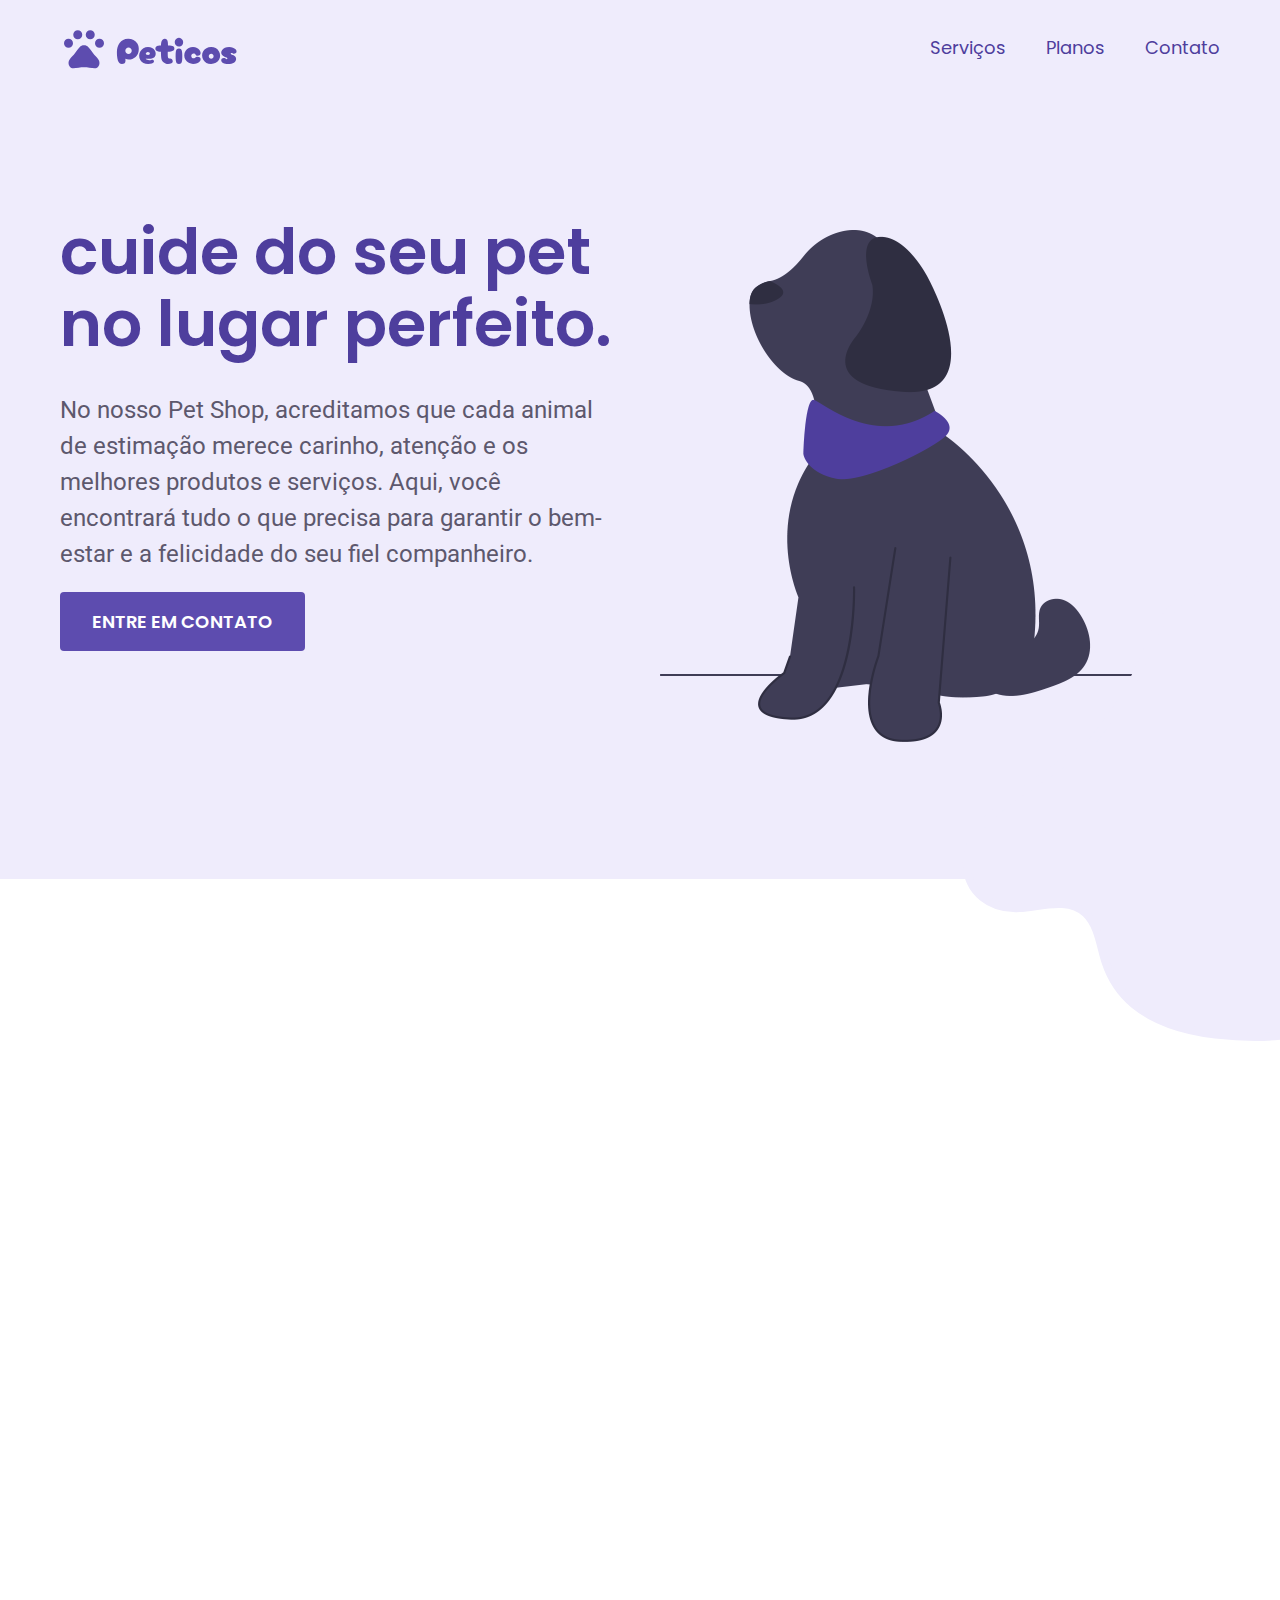
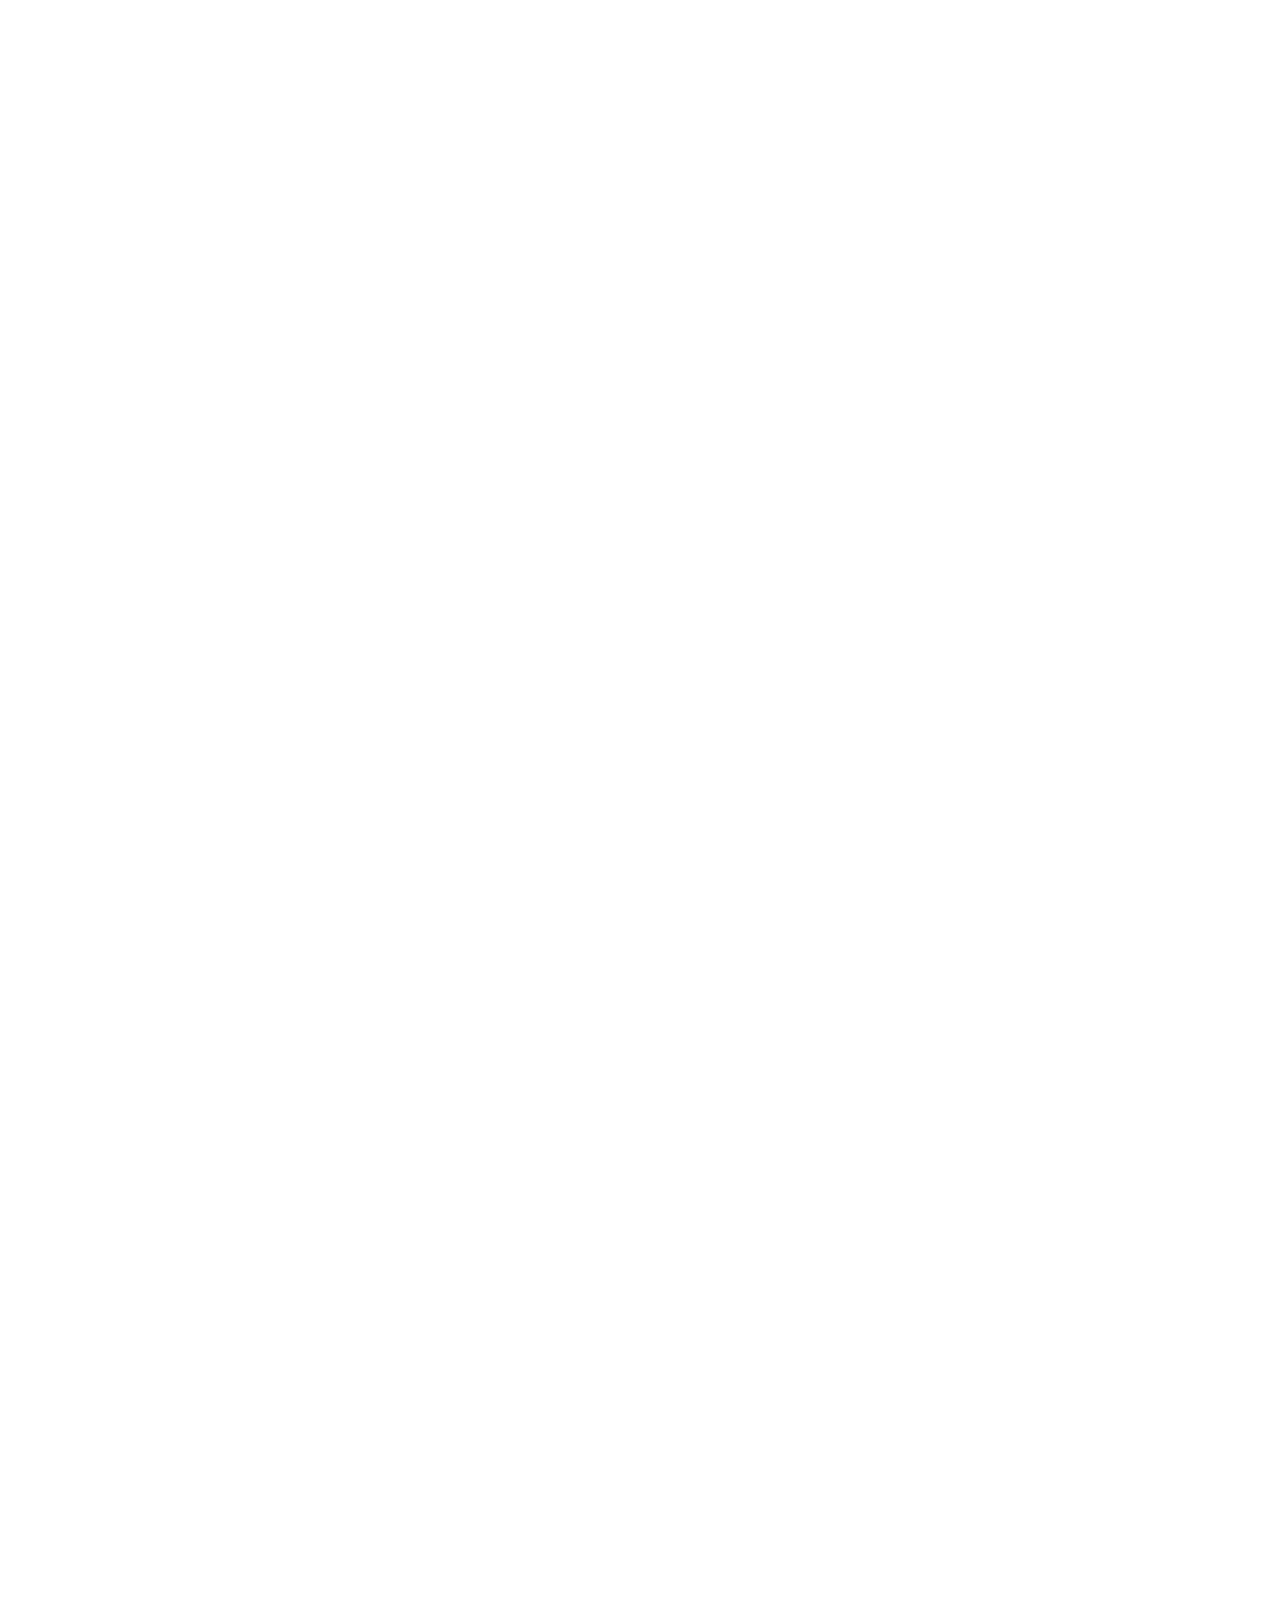
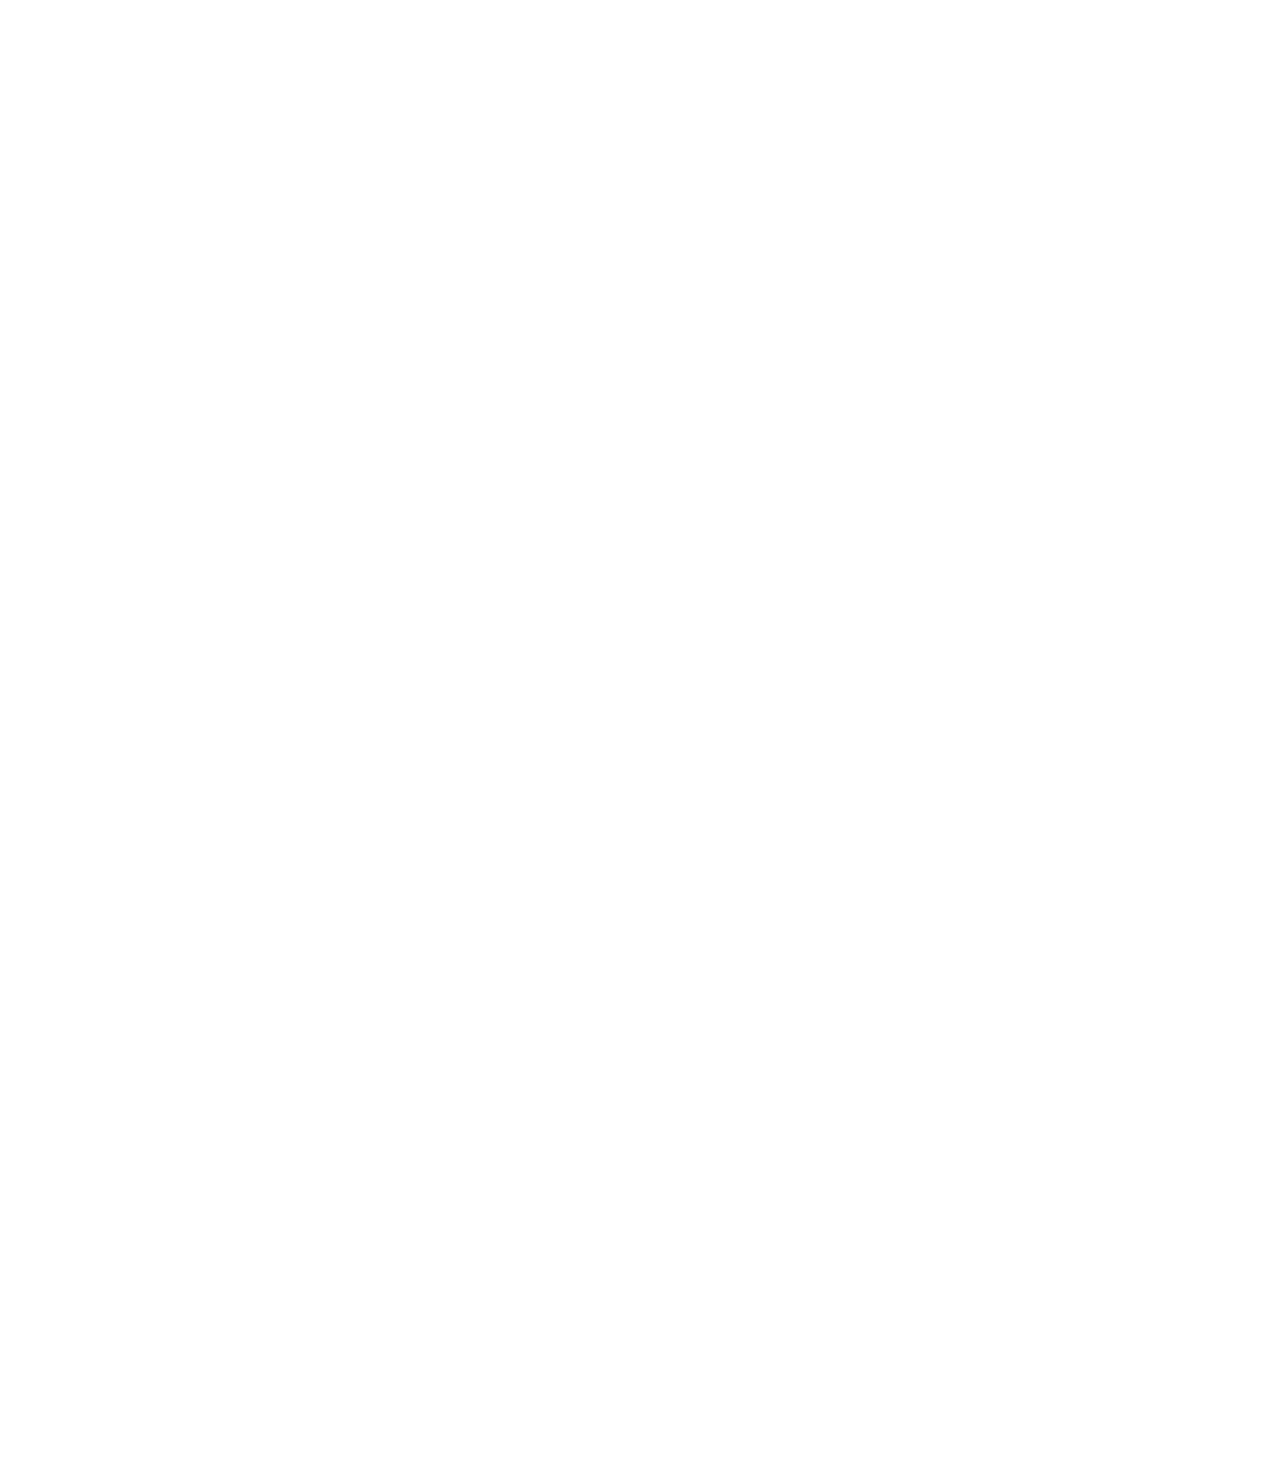
<file: index.html>
<!DOCTYPE html>
<html lang="pt-br">

<head>
  <meta charset="UTF-8">
  <meta name="viewport" content="width=device-width, initial-scale=1.0">
  <title>Peticos | Pet Shop</title>
  <meta name="description" content="Seu pet merece o melhor, e nós fazemos isso acontecer com amor e dedicação.">
  <link rel="stylesheet" href="./css/style.css">
  <link rel="preconnect" href="https://fonts.googleapis.com">
  <link rel="preconnect" href="https://fonts.gstatic.com" crossorigin>
  <link href="https://fonts.googleapis.com/css2?family=Merriweather:ital,wght@1,900&family=Poppins:wght@400;600&family=Roboto:wght@400;500&display=swap" rel="stylesheet">
  <link rel="icon" href="./img/favicon.svg">
</head>

<body id="home">
  <!-- Header -->
  <header>
    <div class="header-bg">
      <div class="header container">
        <a href="./">
          <img src="./img/peticos.svg" alt="Peticos">
        </a>
        <!-- Menu -->
        <nav aria-label="primaria">
          <ul class="header-menu font-1-m color-s1">
            <li><a href="./services.html">Serviços</a></li>
            <li><a href="./planos.html">Planos</a></li>
            <li><a href="./contact.html">Contato</a></li>
          </ul>
        </nav>
      </div>
    </div>
  </header>

  <!-- Intro -->
  <main class="intro-bg js-scroll">
    <div class="intro container">
      <div class="intro-content">
        <h1 class="font-1-xxl color-s1">cuide do seu pet no lugar perfeito.</h1>
        <p class="font-2-l color-11">No nosso Pet Shop, acreditamos que cada animal de estimação merece carinho, atenção e os melhores produtos e serviços. Aqui, você encontrará tudo o que precisa para garantir o bem-estar e a felicidade do seu fiel companheiro.</p>
        <a class="btn" href="contact.html">Entre em Contato</a>
      </div>
      <div>
        <img src="./img/illustrations/dog-home2.png" alt="Ilustração de uma cachorro">
      </div>
    </div>
  </main>

  <!-- Services -->
  <article class="services container js-scroll">
    <h1 class="font-1-xxl color-s1">nossos serviços.</h1>
    <ul class="services-item">
      <li>
        <a href="services.html">
          <img src="./img/icons/banho-e-tosa.svg" alt="">
          <h2 class="font-2-l color-s3">Banho e Tosa</h2>
          <p class="font-1-s color-11">Seu pet limpo, cheiroso e com o pelo bem cuidado.</p>
        </a>
      </li>
      <li>
        <a href="./">
          <img src="./img/icons/hospital.svg" alt="">
          <h2 class="font-2-l color-s3">Consulta Veterinária</h2>
          <p class="font-1-s color-11">Rápido atendimento e diagnostico de alta qualidade.</p>
        </a>
      </li>
      <li>
        <a href="./">
          <img src="./img/icons/adestramento.svg" alt="">
          <h2 class="font-2-l color-s3">Adestramento</h2>
          <p class="font-1-s color-11">Te ajudamos a ter um bom relacionamento com seu pet.</p>
        </a>
      </li>
      <li>
        <a href="./">
          <img src="./img/icons/hotel.svg" alt="">
          <h2 class="font-2-l color-s3">Hospedagem</h2>
          <p class="font-1-s color-11">Quando você precisar viajar, deixe seu pet conosco!</p>
        </a>
      </li>
      <li>
        <a href="./">
          <img src="./img/icons/bone.svg" alt="">
          <h2 class="font-2-l color-s3">Acessórios</h2>
          <p class="font-1-s color-11">Coleiras, guias, camas, tigelas e muito mais você encontra aqui. </p>
        </a>
      </li>
      <li>
        <a href="./">
          <img src="./img/icons/food.svg" alt="">
          <h2 class="font-2-l color-s3">Banho e Tosa</h2>
          <p class="font-1-s color-11">Oferecemos alimentos nutritivos e de alta qualidade.</p>
      </li>
      </a>
    </ul>
  </article>

  <!-- Pet shop -->
  <section aria-label="Unidade Pet Shop" class="pet js-scroll">
    <h1 class="font-1-xxl color-s1 container">visite nosso espaço</h1>
    <div class="pet-bg">
      <div class="pet-content container">
        <div>
          <img src="./img/photos/pet.jpg" alt="Pet Shop">
        </div>
        <div class="pet-info">
          <p class="font-2-l">Nosso Pet Shop é um <strong>ambiente acolhedor</strong> e confortável, projetado para atender todas as necessidades do seu animal de estimação. Com uma ampla <strong>variedade de produtos e serviços</strong>, proporcionamos uma <strong>experiência completa para você e seu pet</strong>. </p>
        </div>
      </div>
    </div>
  </section>

  <!-- Depoiment -->
  <section class="depoiment js-scroll" aria-label="Depoimento">
    <div class="depoiment-content container">
      <blockquote class="font-1-xl color-s3">
        <p>Sempre que levo meus cães ao Peticos, somos recebidos com carinho e atenção. Os funcionários são incríveis e os serviços oferecidos são de alta qualidade!</p>
      </blockquote>
      <span class="font-1-xl color-s3">Letícia</span>
    </div>
    <div class="container">
      <img src="img/illustrations/depoiment.svg" alt="Depoimento de um dos cliente da Peticos">
    </div>
  </section>

  <!-- Plans -->
  <article class="planos container js-scroll">
    <span class="font-2-l-b color-p3">Escolha seu pacote de serviços</span>
    <h1 class="font-1-xxl color-s1">seu pet protegido</h1>
    <div class="plano-item bg-p6">
      <!-- Plan 1 -->
      <h3 class="font-1-xl color-p3">Pet</h3>
      <span class="font-1-xl color-p1">R$ 99,90 <span class="font-1-xs color-p4">mensal</span></span>
      <ul class="font-2-m">
        <li>Consultas de Rotina</li>
        <li>Vacinação básica</li>
        <li>Atendimento de Emergência</li>
        <li>3 banhos e tosa por mês</li>
      </ul>
      <a class="btn btn-light" href="contact-plan.html">Inscreva-se</a>
    </div>
    <!-- Plan 2 -->
    <div class="plano-item bg-p5">
      <h3 class="font-1-xl color-s1">Super Pet</h3>
      <span class="font-1-xl color-s3">R$ 299,90 <span class="font-1-xs color-p3">mensal</span></span>
      <ul class="font-2-m">
        <li>Consultas Ilimitadas</li>
        <li>Vacinação completa</li>
        <li>Atendimento 24/7</li>
        <li>Banho e tosa ilimitados</li>
        <li>Exames laboratoriais</li>
        <li>Cirurgias Eletivas</li>
        <li>Desconto em produtos</li>
      </ul>
      <a class="btn" href="contact-plan.html">Inscreva-se</a>
    </div>
  </article>

  <!-- Footer -->
  <footer class="footer-bg js-scroll">
    <div class="footer container">
      <img src="./img/peticos.svg" alt="Peticos">
      <div class="footer-contato">
        <h3 class="font-2-l-b color-s3">Contato</h3>
        <ul class="font-2-m">
          <li><a href="tel:+551199999999">+55 11 9999-9999</a></li>
          <li><a href="mailto:contato@peticos.com.br">contato@peticos.com.br</a></li>
          <li>Rua dos Bichinhos, 22</li>
          <li>Cidade Animal São Paulo - SP</li>
        </ul>
        <div class="footer-social">
          <a href="#">
            <img src="./img/social/instagram.svg" alt="Instagram">
          </a>
          <a href="#">
            <img src="./img/social/facebook.svg" alt="facebook">
          </a>
          <a href="#">
            <img src="./img/social/youtube.svg" alt="youtube">
          </a>
        </div>
      </div>
      <!-- Footer Info -->
      <div class="footer-info">
        <h3 class="font-2-l-b color-s3">Páginas</h3>

        <ul class="font-2-m">
          <li><a href="./services.html">Serviços</a></li>
          <li><a href="./planos.html">Planos</a></li>
          <li><a href="./contact.html">Contato</a></li>
          <li><a href="./terms.html">Termos e Condições</a></li>
        </ul>
      </div>
      <div class="footer-copy">
        <span class="footer-copy font-2-m color-s1">Peticos © Alguns direitos reservados.</span>
      </div>
    </div>
  </footer>
</body>
<script src="./js/script.js"></script>
</html>
</file>
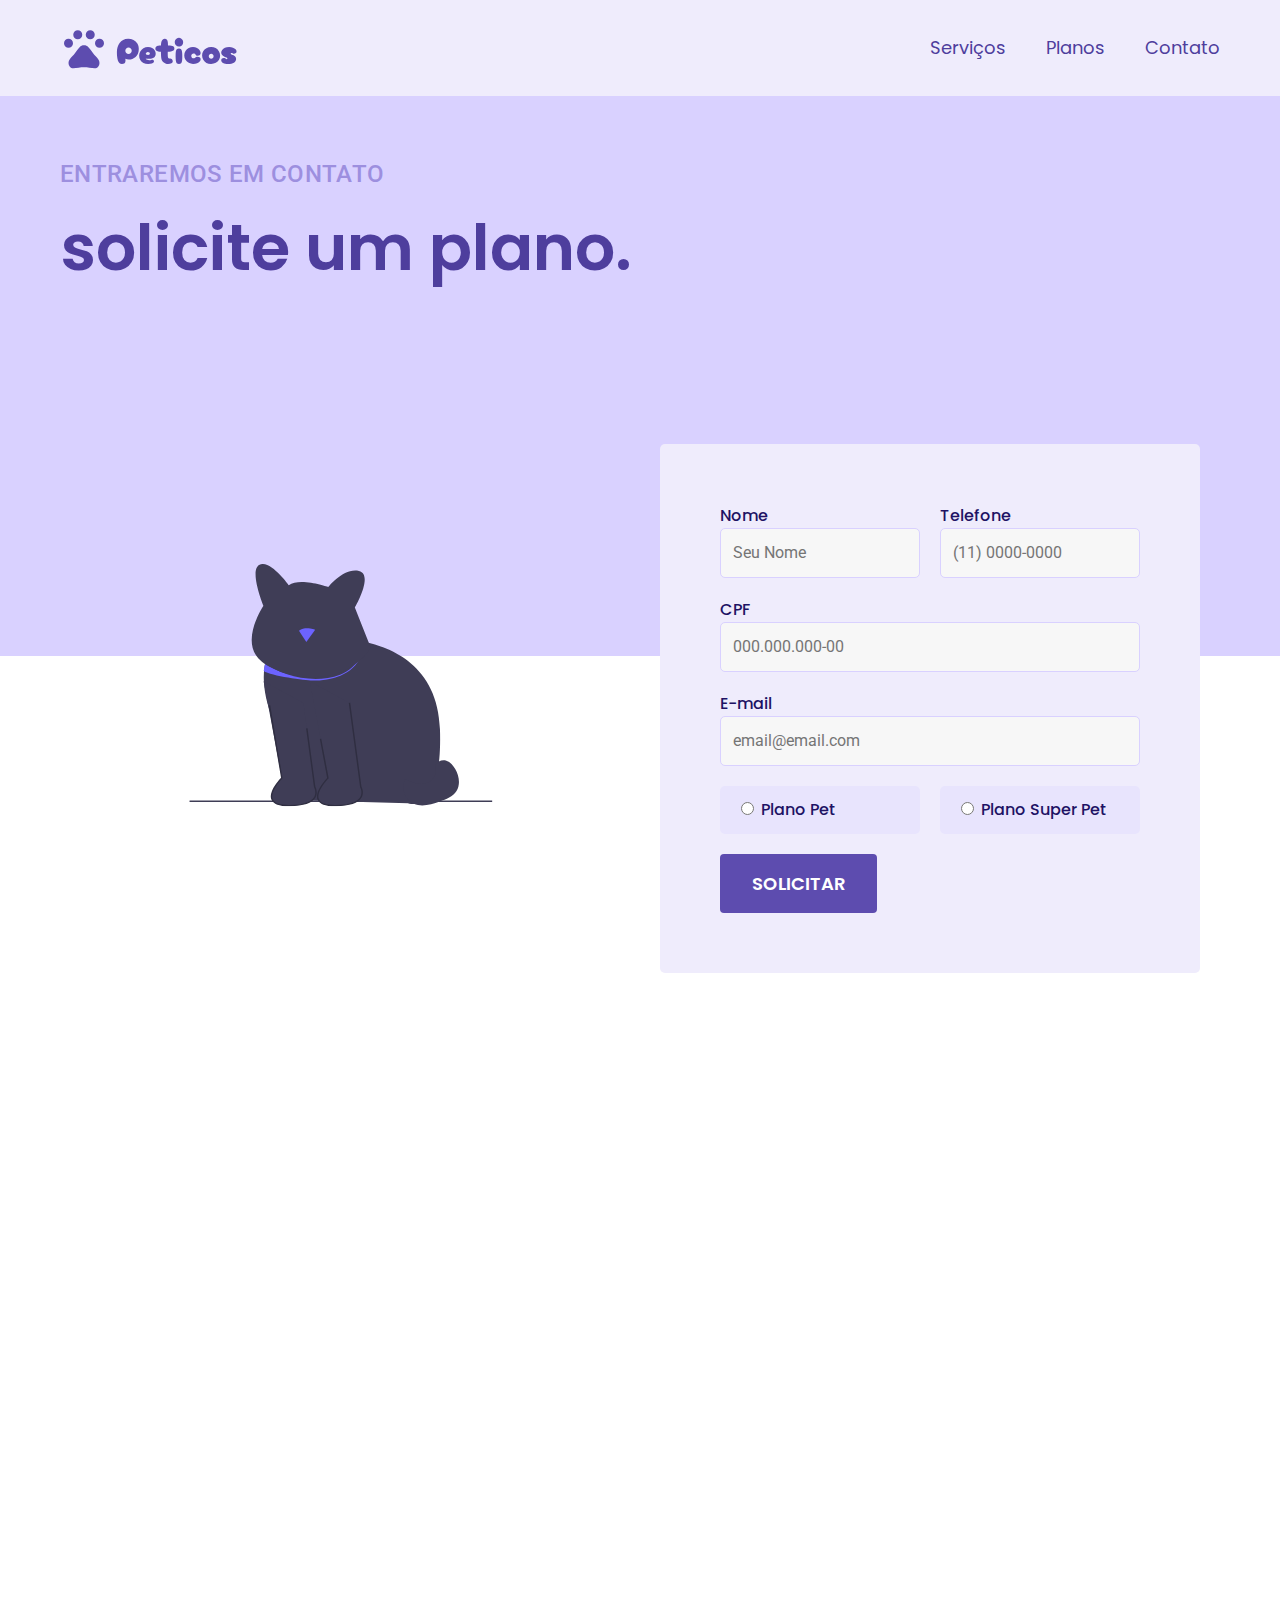
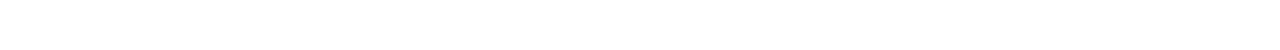
<file: contact-plan.html>
<!DOCTYPE html>
<html lang="pt-br">

<head>
  <meta charset="UTF-8">
  <meta name="viewport" content="width=device-width, initial-scale=1.0">
  <title>Peticos | Solicite um Plano</title>
  <link rel="stylesheet" href="./css/style.css">

  <link rel="preconnect" href="https://fonts.googleapis.com">
  <link rel="preconnect" href="https://fonts.gstatic.com" crossorigin>
  <link href="https://fonts.googleapis.com/css2?family=Merriweather:ital,wght@1,900&family=Poppins:wght@400;600&family=Roboto:wght@400;500&display=swap" rel="stylesheet">
  <link rel="icon" href="./img/favicon.svg">
</head>

<body id="contact-plan">
  <header>
    <div class="header-bg">
      <div class="header container">
        <a href="./">
          <img src="./img/peticos.svg" alt="Peticos">
        </a>

        <nav aria-label="primaria">
          <ul class="header-menu font-1-m color-s1">
            <li><a href="./services.html">Serviços</a></li>
            <li><a href="./planos.html">Planos</a></li>
            <li><a href="./contact.html">Contato</a></li>
          </ul>
        </nav>
      </div>
    </div>
  </header>

  <main>
    <div class="title-bg">
      <div class="title container">
        <span class="font-2-l-b color-p3">Entraremos em contato</span>
        <h1 class="font-1-xxl color-s1">solicite um plano.</h1>
      </div>
    </div>

    <section class="contact-bg js-scroll" aria-label="Formulário de Contato">
      <div class="contact container">
        <div class="contact-img">
          <img src="./img/illustrations/cat.svg" alt="Ilustração de uma gato">
        </div>

        <div class="contact-form container">
          <form class="form" action="./contact.html">

            <div>
              <label for="name">Nome</label>
              <input type="text" id="name" name="name" placeholder="Seu Nome">
            </div>
            <div>
              <label for="number">Telefone</label>
              <input type="number" id="number" name="number" placeholder="(11) 0000-0000">
            </div>
            <div class="col-2">
              <label for="number">CPF</label>
              <input type="number" id="cpf" name="cpf" placeholder="000.000.000-00">
            </div>
            <div class="col-2">
              <label for="number">E-mail</label>
              <input type="email" id="email" name="email" placeholder="email@email.com">
            </div>
            <!-- <div>
              <label for="name-animal">Nome do Animal</label>
              <input type="text" id="name-animal" name="nome-animal">
            </div>
            <div>
              <label for="especie">Espécie</label>
              <input type="text" id="especie" name="especie" placeholder="Cachorro, gato..">
            </div>
            <div>
              <label for="especie">Raça</label>
              <input type="text" id="especie" name="especie" placeholder="Cachorro, gato..">
            </div>
            <div>
              <label for="age">Idade</label>
              <input type="number" id="age" name="age">
            </div> -->

            <div class="input-radio">
              <input type="radio" name="service-plan" value="pet" id="pet">
              <label for="bath">Plano Pet</label>
            </div>
            <div class="input-radio">
              <input type="radio" name="service-plan" value="super-pet" id="super-pet">
              <label for="hotel">Plano Super Pet</label>
            </div>
            <button class="btn col-2">Solicitar</button>
          </form>
        </div>
      </div>
    </section>

    <footer class="footer-bg js-scroll">
      <div class="footer container">
        <img src="./img/peticos.svg" alt="Peticos">

        <div class="footer-contato">
          <h3 class="font-2-l-b color-s3">Contato</h3>

          <ul class="font-2-m">
            <li><a href="tel:+551199999999">+55 11 9999-9999</a></li>
            <li><a href="mailto:contato@peticos.com.br">contato@peticos.com.br</a></li>
            <li>Rua dos Bichinhos, 22</li>
            <li>Cidade Animal São Paulo - SP</li>
          </ul>
          <div class="footer-social">
            <a href="#">
              <img src="./img/social/instagram.svg" alt="Instagram">
            </a>
            <a href="#">
              <img src="./img/social/facebook.svg" alt="facebook">
            </a>
            <a href="#">
              <img src="./img/social/youtube.svg" alt="youtube">
            </a>
          </div>
        </div>

        <div class="footer-info">
          <h3 class="font-2-l-b color-s3">Páginas</h3>

          <ul class="font-2-m">
            <li><a href="./services.html">Serviços</a></li>
            <li><a href="./planos.html">Planos</a></li>
            <li><a href="./contact.html">Contato</a></li>
            <li><a href="./terms.html">Termos e Condições</a></li>
          </ul>
        </div>

        <div class="footer-copy">
          <span class="footer-copy font-2-m color-s1">Peticos © Alguns direitos reservados.</span>
        </div>
      </div>
    </footer>
</body>
<script src="./js/script.js"></script>
</html>
</file>
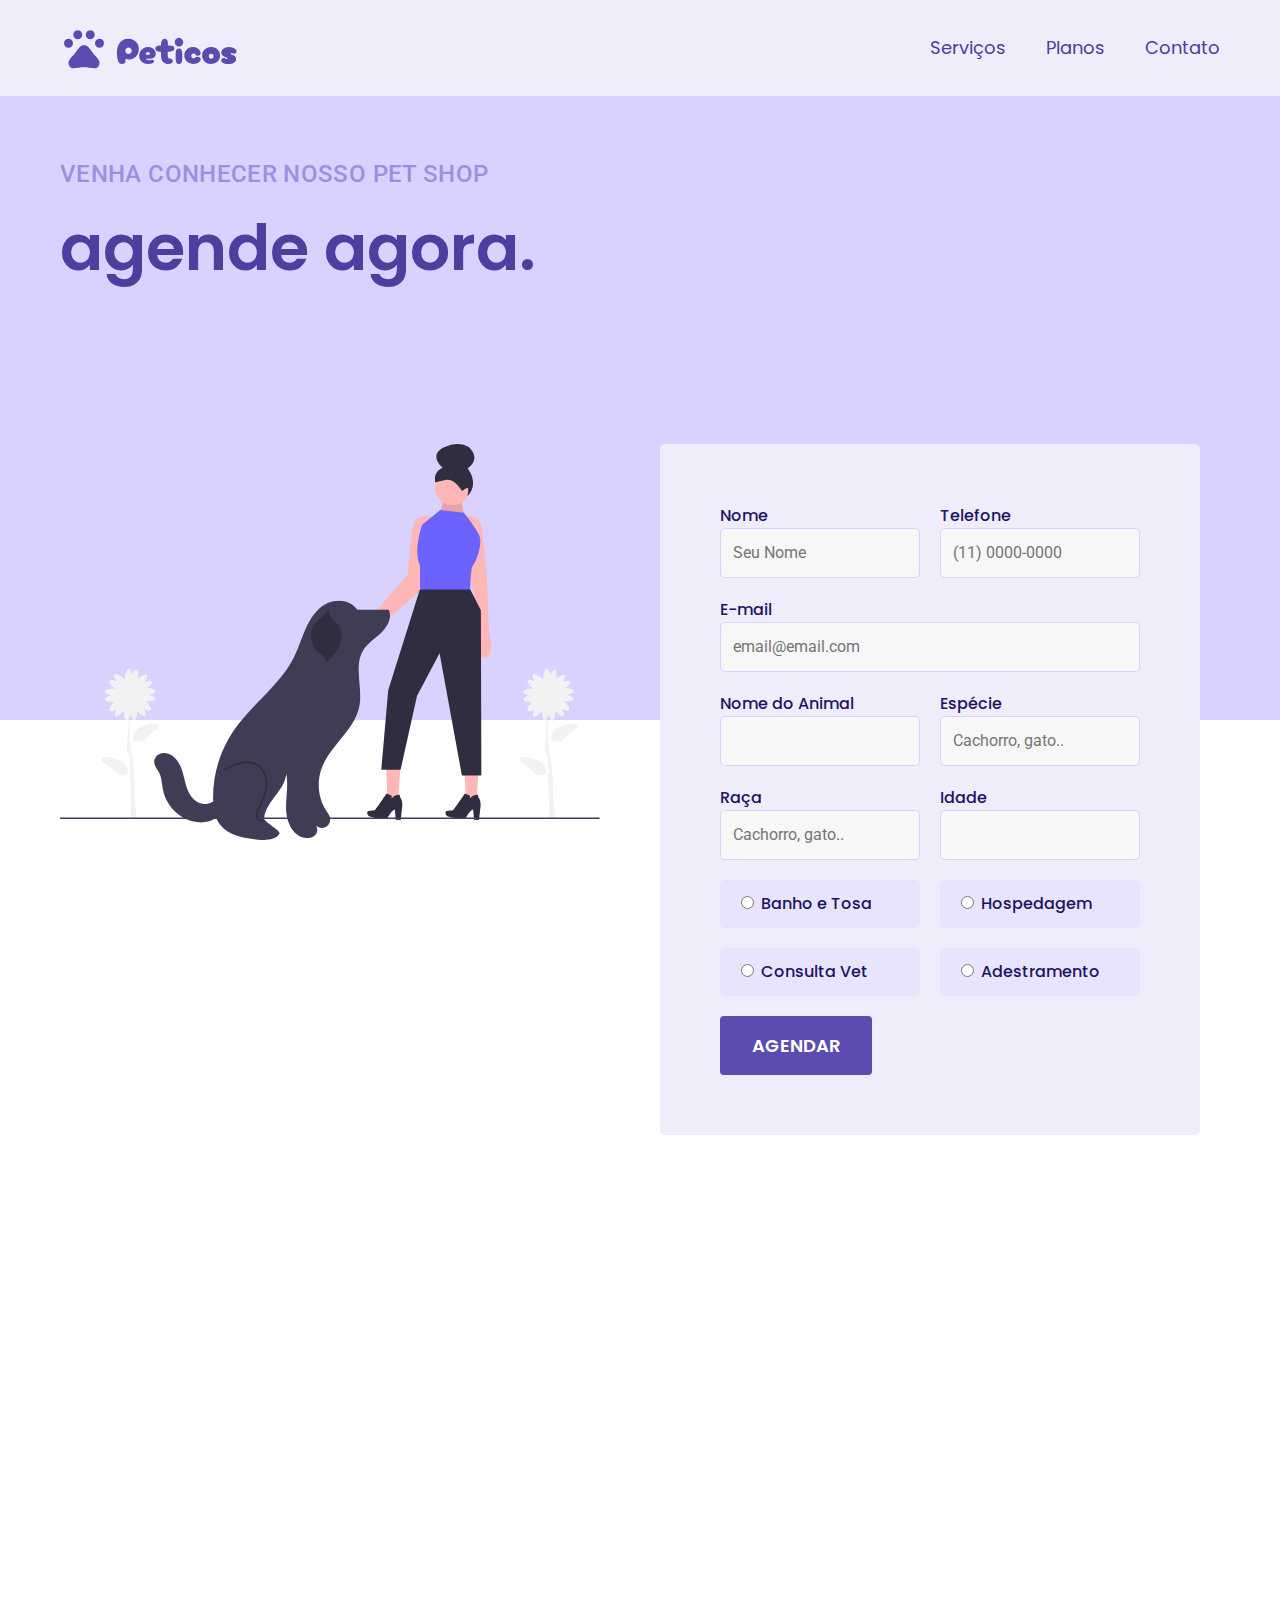
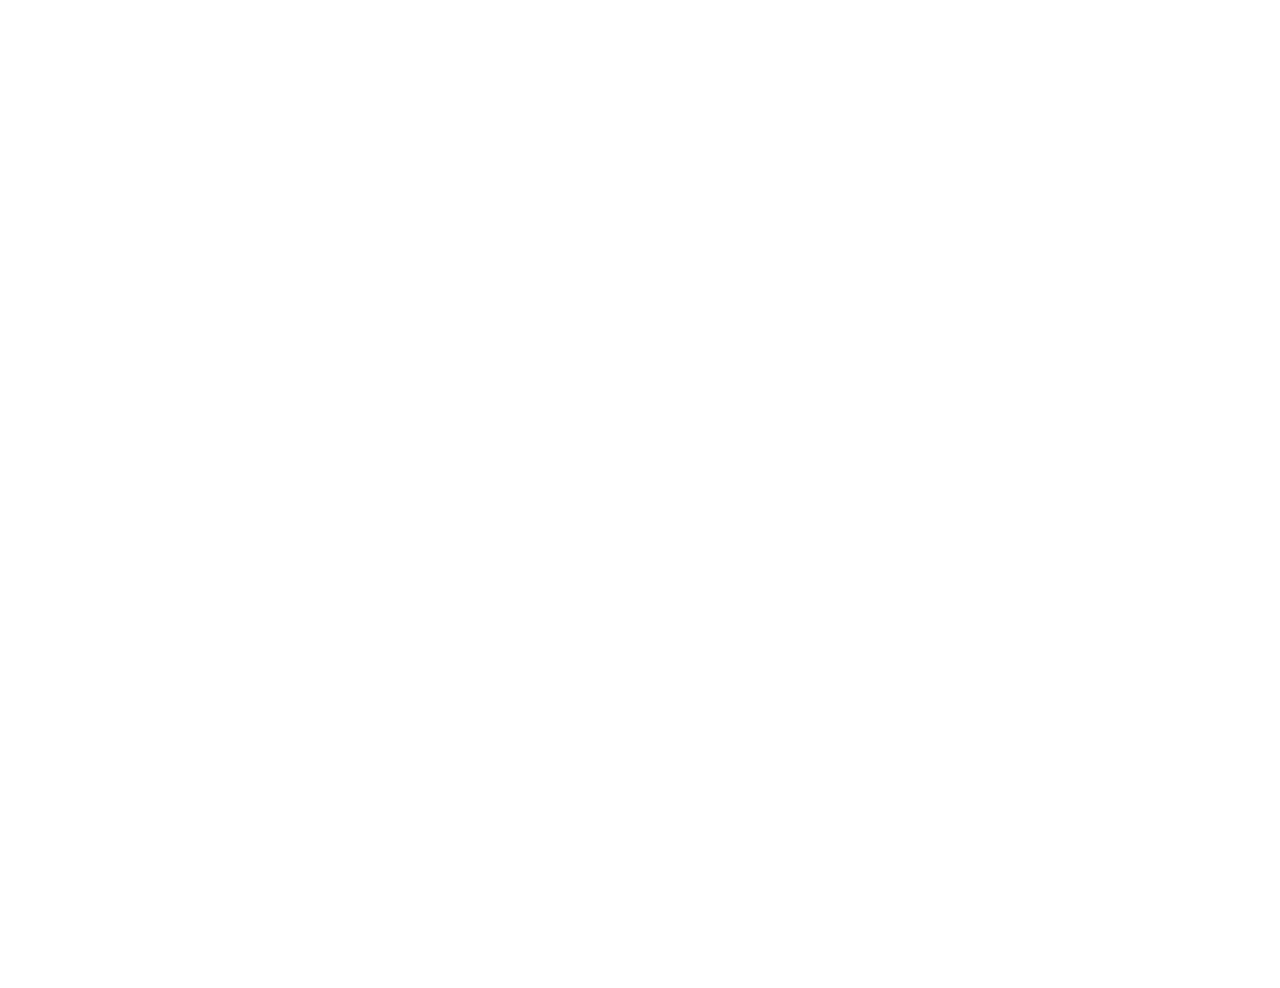
<file: contact.html>
<!DOCTYPE html>
<html lang="pt-br">

<head>
  <meta charset="UTF-8">
  <meta name="viewport" content="width=device-width, initial-scale=1.0">
  <title>Peticos | Contato</title>
  <link rel="stylesheet" href="./css/style.css">

  <link rel="preconnect" href="https://fonts.googleapis.com">
  <link rel="preconnect" href="https://fonts.gstatic.com" crossorigin>
  <link href="https://fonts.googleapis.com/css2?family=Merriweather:ital,wght@1,900&family=Poppins:wght@400;600&family=Roboto:wght@400;500&display=swap" rel="stylesheet">
  <link rel="icon" href="./img/favicon.svg">
</head>

<body>
  <header>
    <div class="header-bg">
      <div class="header container">
        <a href="./">
          <img src="./img/peticos.svg" alt="Peticos">
        </a>

        <nav aria-label="primaria">
          <ul class="header-menu font-1-m color-s1">
            <li><a href="./services.html">Serviços</a></li>
            <li><a href="./planos.html">Planos</a></li>
            <li><a href="./contact.html">Contato</a></li>
          </ul>
        </nav>
      </div>
    </div>
  </header>

  <main>
    <div class="title-bg">
      <div class="title container">
        <span class="font-2-l-b color-p3">Venha conhecer nosso pet shop</span>
        <h1 class="font-1-xxl color-s1">agende agora.</h1>
      </div>
    </div>

    <section class="contact-bg js-scroll" aria-label="Formulário de Contato">
      <div class="contact container">
        <div class="contact-img">
          <img src="./img/illustrations/dog-and-woman.svg" alt="Ilustração de uma mulher e um cachorro">
        </div>

        <div class="contact-form container">
          <form class="form" action="./contact.html">

            <div>
              <label for="name">Nome</label>
              <input type="text" id="name" name="name" placeholder="Seu Nome">
            </div>
            <div>
              <label for="number">Telefone</label>
              <input type="number" id="number" name="number" placeholder="(11) 0000-0000">
            </div>
            <div class="col-2">
              <label for="number">E-mail</label>
              <input type="email" id="email" name="email" placeholder="email@email.com">
            </div>
            <div>
              <label for="name-animal">Nome do Animal</label>
              <input type="text" id="name-animal" name="nome-animal">
            </div>
            <div>
              <label for="especie">Espécie</label>
              <input type="text" id="especie" name="especie" placeholder="Cachorro, gato..">
            </div>
            <div>
              <label for="especie">Raça</label>
              <input type="text" id="especie" name="especie" placeholder="Cachorro, gato..">
            </div>
            <div>
              <label for="age">Idade</label>
              <input type="number" id="age" name="age">
            </div>

              <div class="input-radio">
                <input type="radio" name="service" value="bath" id="bath">
                <label for="bath">Banho e Tosa</label>
              </div>
              <div class="input-radio">
                <input type="radio" name="service" value="hotel" id="hotel">
                <label for="hotel">Hospedagem</label>
              </div>
              <div class="input-radio">
                <input type="radio" name="service" value="vet" id="vet">
                <label for="vet">Consulta Vet</label>
              </div>
              <div class="input-radio">
                <input type="radio" name="service" value="training" id="training">
                <label for="training">Adestramento</label>
              </div>
            <button class="btn col-2">Agendar</button>
          </form>
        </div>
      </div>
    </section>

    <section class="stores container js-scroll" aria-label="Lojas">
      <h1 class="font-1-xxl color-s1">pet shop.</h1>

      <div class="store">
        <img src="./img/stores/sp.jpg" alt="Pet Shop localizado em São Paulo">
        <div class="store-content">
          <h2 class="font-1-xl color-p2">São Paulo</h2>
          <div class="store-address font-2-s color-11">
            <p>Rua dos Bichinhos, 22</p>
            <p>São Paulo - SP</p>
          </div>
          <div class="store-address font-2-s color-11">
            <a href="tel:+551199999999">+55 11 9999-9999</a>
            <a href="mailto:contato@peticos.com.br">contato@peticos.com.br</a>
          </div>
          <p class="store-time font-2-s color-11"><img src="./img/icons/clock.svg" alt="">08-18hs de seg à dom</p>
        </div>
      </div>

      <div class="store">
        <img src="./img/stores/rp.jpg" alt="Pet Shop localizado em Ribeirão Pires ">
        <div class="store-content">
          <h2 class="font-1-xl color-p2">Ribeirão Pires</h2>
          <div class="store-address font-2-s color-11">
            <p>Rua dos Bichos, 11</p>
            <p>Ribeirão Pires - SP</p>
          </div>
          <div class="store-address font-2-s color-11">
            <a href="tel:+551199999999">+55 11 9999-9999</a>
            <a href="mailto:contato@peticos.com.br">contato@peticos.com.br</a>
          </div>
          <p class="store-time font-2-s color-11"><img src="./img/icons/clock.svg" alt="">08-18hs de seg à dom</p>
        </div>
      </div>
    </section>

    <footer class="footer-bg js-scroll">
      <div class="footer container">
        <img src="./img/peticos.svg" alt="Peticos">

        <div class="footer-contato">
          <h3 class="font-2-l-b color-s3">Contato</h3>

          <ul class="font-2-m">
            <li><a href="tel:+551199999999">+55 11 9999-9999</a></li>
            <li><a href="mailto:contato@peticos.com.br">contato@peticos.com.br</a></li>
            <li>Rua dos Bichinhos, 22</li>
            <li>Cidade Animal São Paulo - SP</li>
          </ul>
          <div class="footer-social">
            <a href="#">
              <img src="./img/social/instagram.svg" alt="Instagram">
            </a>
            <a href="#">
              <img src="./img/social/facebook.svg" alt="facebook">
            </a>
            <a href="#">
              <img src="./img/social/youtube.svg" alt="youtube">
            </a>
          </div>
        </div>

        <div class="footer-info">
          <h3 class="font-2-l-b color-s3">Páginas</h3>

          <ul class="font-2-m">
            <li><a href="./services.html">Serviços</a></li>
            <li><a href="./planos.html">Planos</a></li>
            <li><a href="./contact.html">Contato</a></li>
            <li><a href="./terms.html">Termos e Condições</a></li>
          </ul>
        </div>

        <div class="footer-copy">
          <span class="footer-copy font-2-m color-s1">Peticos © Alguns direitos reservados.</span>
        </div>
      </div>
    </footer>
</body>
<script src="./js/script.js"></script>
</html>
</file>
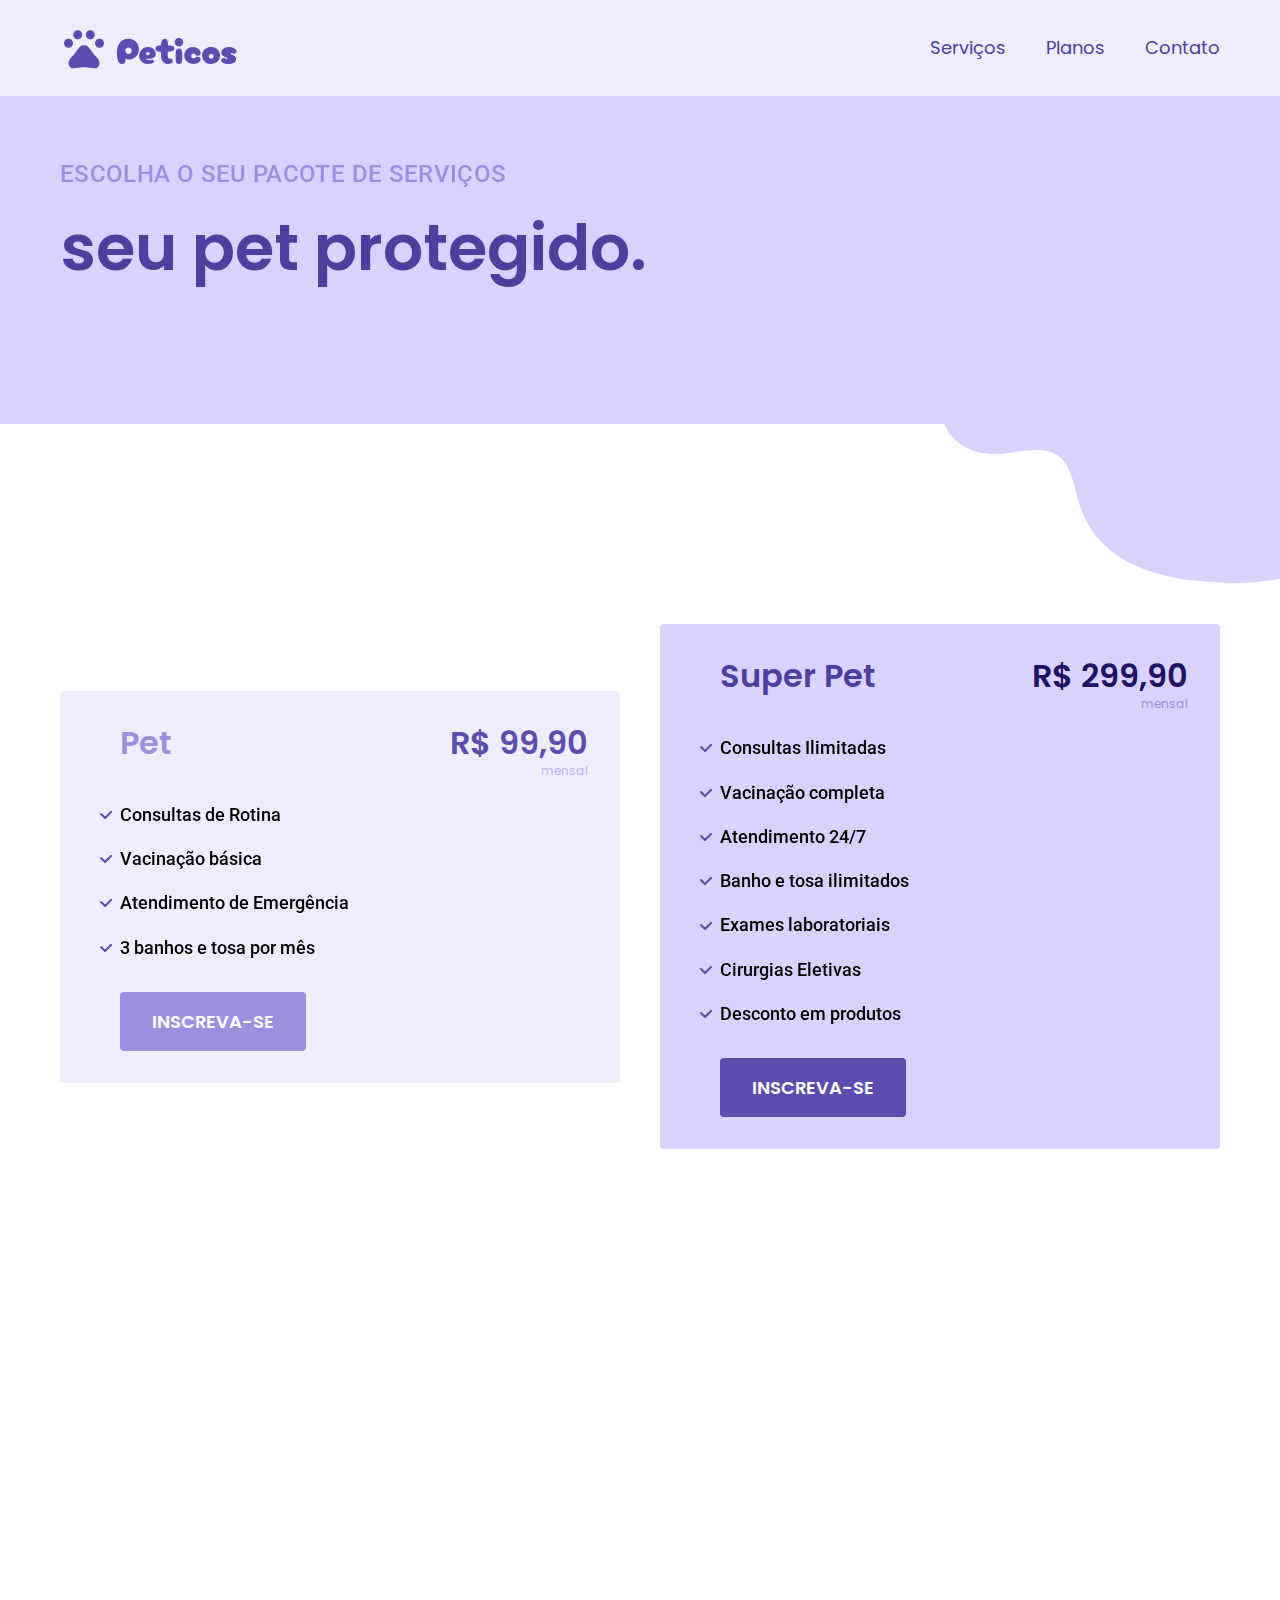
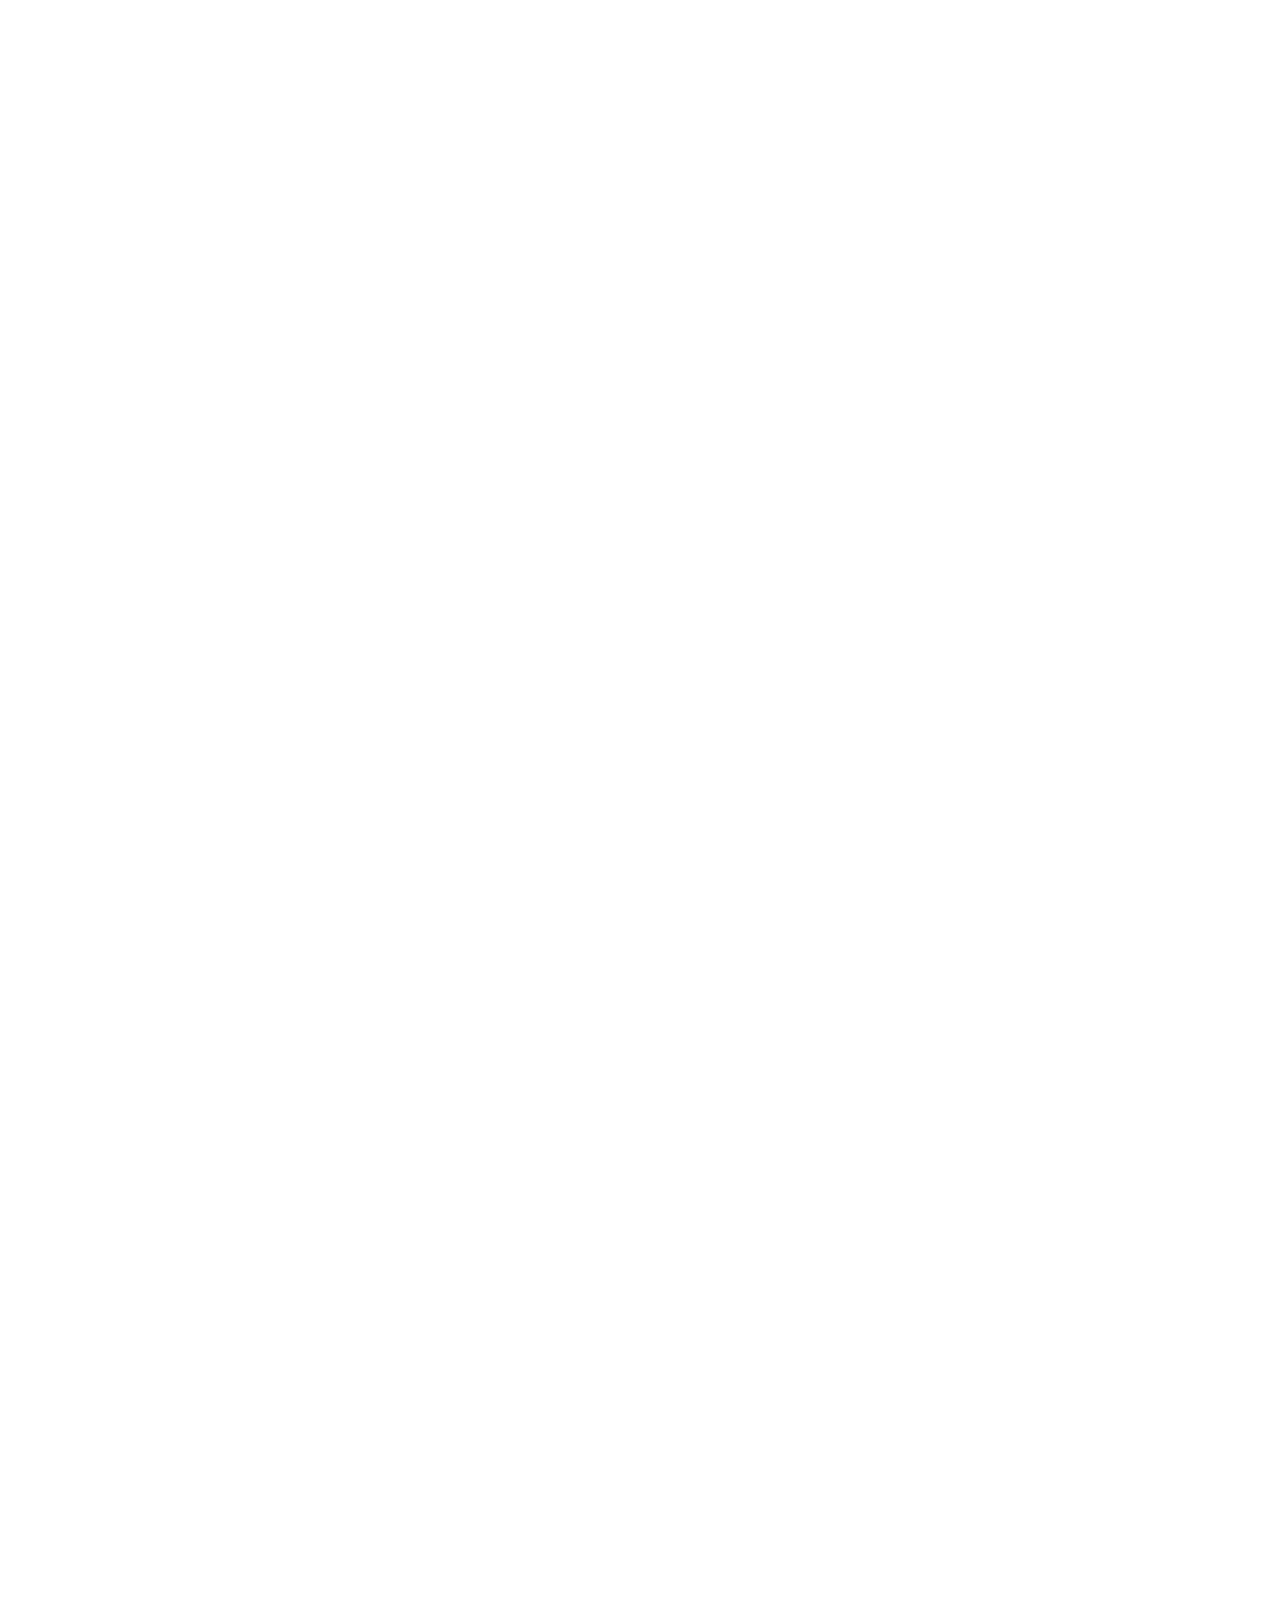
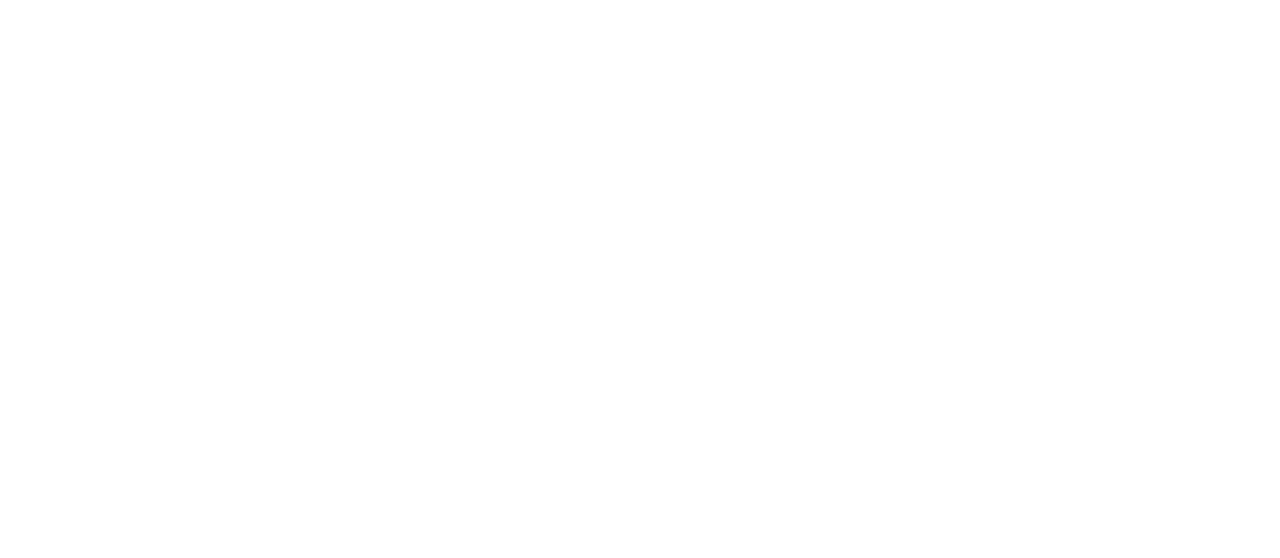
<file: planos.html>
<!DOCTYPE html>
<html lang="pt-br">

<head>
  <meta charset="UTF-8">
  <meta name="viewport" content="width=device-width, initial-scale=1.0">
  <title>Peticos | Planos</title>
  <link rel="stylesheet" href="./css/style.css">

  <link rel="preconnect" href="https://fonts.googleapis.com">
  <link rel="preconnect" href="https://fonts.gstatic.com" crossorigin>
  <link href="https://fonts.googleapis.com/css2?family=Merriweather:ital,wght@1,900&family=Poppins:wght@400;600&family=Roboto:wght@400;500&display=swap" rel="stylesheet">
  <link rel="icon" href="./img/favicon.svg">
</head>

<body id="plan">
  <header>
    <div class="header-bg">
      <div class="header container">
        <a href="./">
          <img src="./img/peticos.svg" alt="Peticos">
        </a>

        <nav aria-label="primaria">
          <ul class="header-menu font-1-m color-s1">
            <li><a href="./services.html">Serviços</a></li>
            <li><a href="./planos.html">Planos</a></li>
            <li><a href="./contact.html">Contato</a></li>
          </ul>
        </nav>
      </div>
    </div>
  </header>

  <main class="js-scroll">
    <div class="title-bg">
      <div class="title container js-scroll">
        <span class="font-2-l-b color-p3">Escolha o seu pacote de serviços</span>
        <h1 class="font-1-xxl color-s1">seu pet protegido.</h1>
      </div>
    </div>

    <div class="planos container">
      <div class="plano-item bg-p6">
        <h3 class="font-1-xl color-p3">Pet</h3>
        <span class="font-1-xl color-p1">R$ 99,90 <span class="font-1-xs color-p4">mensal</span></span>
  
        <ul class="font-2-m">
          <li>Consultas de Rotina</li>
          <li>Vacinação básica</li>
          <li>Atendimento de Emergência</li>
          <li>3 banhos e tosa por mês</li>
        </ul>
  
        <a class="btn btn-light" href="./contact-plan.html">Inscreva-se</a>
      </div>
  
      <div class="plano-item bg-p5">
        <h3 class="font-1-xl color-s1">Super Pet</h3>
        <span class="font-1-xl color-s3">R$ 299,90 <span class="font-1-xs color-p3">mensal</span></span>
  
        <ul class="font-2-m">
          <li>Consultas Ilimitadas</li>
          <li>Vacinação completa</li>
          <li>Atendimento 24/7</li>
          <li>Banho e tosa ilimitados</li>
          <li>Exames laboratoriais</li>
          <li>Cirurgias Eletivas</li>
          <li>Desconto em produtos</li>
        </ul>
  
        <a class="btn" href="contact-plan.html">Inscreva-se</a>
      </div>
    </div>
  </main>

  <section class="differential-bg js-scroll">
    <div class="differential container">
      <h1 class="font-1-xxl color-s1">nosso diferencial.</h1>
      <ul>
        <li>
          <img src="./img/icons/dog-house.svg" alt="">
          <h2 class="font-1-l color-p2">Ambiente acolhedor e seguro</h2>
          <p class="font-2-m color-11">Instalações bem cuidadas, salas de banho e tosa adequadas, além de áreas de hospedagem espaçosas e aconchegantes.</p>
        </li>
        <li>
          <img src="./img/icons/soap.svg" alt="">
          <h2 class="font-1-l color-p2">Produtos de qualidade</h2>
          <p class="font-2-m color-11">Oferecemos produtos de alta qualidade, como alimentos nutritivos, brinquedos seguros, produtos de higiene.</p>
        </li>
        <li>
          <img src="./img/icons/team.svg" alt="">
          <h2 class="font-1-l color-p2">Equipe experiente </h2>
          <p class="font-2-m color-11">Composta por profissionais apaixonados por animais de estimação. Garantindo um atendimento atencioso e especializado.</p>
        </li>
        <li>
          <img src="./img/icons/hotel.svg" alt="">
          <h2 class="font-1-l color-p2">Atendimento personalizado</h2>
          <p class="font-2-m color-11">Ouvindo suas necessidades e preocupações fornecendo orientações e recomendações individualizadas.</p>
        </li>
        <li>
          <img src="./img/icons/care.svg" alt="">
          <h2 class="font-1-l color-p2">Ênfase no bem-estar animal</h2>
          <p class="font-2-m color-11">Técnicas de manejo gentis, abordagem livre de estresse, cuidados individualizados. Visando o carinho e conforto.</p>
        </li>
        <li>
          <img src="./img/icons/hospital.svg" alt="">
          <h2 class="font-1-l color-p2">Serviços integrados</h2>
          <p class="font-2-m color-11">Proporciona aos clientes uma solução completa para as necessidades de saúde dos seus animais de estimação.</p>
        </li>
      </ul>
    </div>
  </section>

  <article class="questions container js-scroll">
    <h1 class="font-1-xxl color-s1">perguntas frequentes</h1>

    <dl class="js-accordion">
      <div>
        <dt class="font-1-m-b color-s3">Como agendar uma consulta veterinária na sua pet shop?</dt>
        <dd class="font-2-s color-11">Para agendar uma consulta veterinária, você pode entrar em contato conosco por telefone ou visitar nossa pet shop pessoalmente. Nossa equipe terá prazer em agendar um horário conveniente para você e seu animal de estimação. Se você preferir, também podemos oferecer a opção de agendamento online em nosso site.</dd>
      </div>
      <div>
        <dt class="font-1-m-b color-s3">Quais vacinas são recomendadas para cães/gatos e em que idade devem ser administradas?</dt>
        <dd class="font-2-s color-11">Para agendar uma consulta veterinária, você pode entrar em contato conosco por telefone ou visitar nossa pet shop pessoalmente. Nossa equipe terá prazer em agendar um horário conveniente para você e seu animal de estimação. Se você preferir, também podemos oferecer a opção de agendamento online em nosso site.</dd>
      </div>
      <div>
        <dt class="font-1-m-b color-s3">Quais são os sinais de alerta de problemas de saúde em animais de estimação?</dt>
        <dd class="font-2-s color-11">Para agendar uma consulta veterinária, você pode entrar em contato conosco por telefone ou visitar nossa pet shop pessoalmente. Nossa equipe terá prazer em agendar um horário conveniente para você e seu animal de estimação. Se você preferir, também podemos oferecer a opção de agendamento online em nosso site.</dd>
      </div>
      <div>
        <dt class="font-1-m-b color-s3">Quais são os cuidados necessários após uma cirurgia veterinária?</dt>
        <dd class="font-2-s color-11">Para agendar uma consulta veterinária, você pode entrar em contato conosco por telefone ou visitar nossa pet shop pessoalmente. Nossa equipe terá prazer em agendar um horário conveniente para você e seu animal de estimação. Se você preferir, também podemos oferecer a opção de agendamento online em nosso site.</dd>
      </div>
      <div>
        <dt class="font-1-m-b color-s3">Vocês oferecem serviços de esterilização/castração? Quais são os benefícios?</dt>
        <dd class="font-2-s color-11">Para agendar uma consulta veterinária, você pode entrar em contato conosco por telefone ou visitar nossa pet shop pessoalmente. Nossa equipe terá prazer em agendar um horário conveniente para você e seu animal de estimação. Se você preferir, também podemos oferecer a opção de agendamento online em nosso site.</dd>
      </div>
      <div>
        <dt class="font-1-m-b color-s3">Filhotes podem tomar banho?</dt>
        <dd class="font-2-s color-11">Para agendar uma consulta veterinária, você pode entrar em contato conosco por telefone ou visitar nossa pet shop pessoalmente. Nossa equipe terá prazer em agendar um horário conveniente para você e seu animal de estimação. Se você preferir, também podemos oferecer a opção de agendamento online em nosso site.</dd>
      </div>
    </dl>
  </article>

  <footer class="footer-bg js-scroll">
    <div class="footer container">
      <img src="./img/peticos.svg" alt="Peticos">

      <div class="footer-contato">
        <h3 class="font-2-l-b color-s3">Contato</h3>

        <ul class="font-2-m">
          <li><a href="tel:+551199999999">+55 11 9999-9999</a></li>
          <li><a href="mailto:contato@peticos.com.br">contato@peticos.com.br</a></li>
          <li>Rua dos Bichinhos, 22</li>
          <li>Cidade Animal São Paulo - SP</li>
        </ul>
        <div class="footer-social">
          <a href="#">
            <img src="./img/social/instagram.svg" alt="Instagram">
          </a>
          <a href="#">
            <img src="./img/social/facebook.svg" alt="facebook">
          </a>
          <a href="#">
            <img src="./img/social/youtube.svg" alt="youtube">
          </a>
        </div>
      </div>

      <div class="footer-info">
        <h3 class="font-2-l-b color-s3">Páginas</h3>

        <ul class="font-2-m">
          <li><a href="./services.html">Serviços</a></li>
          <li><a href="./planos.html">Planos</a></li>
          <li><a href="./contact.html">Contato</a></li>
          <li><a href="./terms.html">Termos e Condições</a></li>
        </ul>
      </div>

      <div class="footer-copy">
        <span class="footer-copy font-2-m color-s1">Peticos © Alguns direitos reservados.</span>
      </div>
    </div>
  </footer>
</body>
<script src="./js/script.js"></script>
</html>
</file>
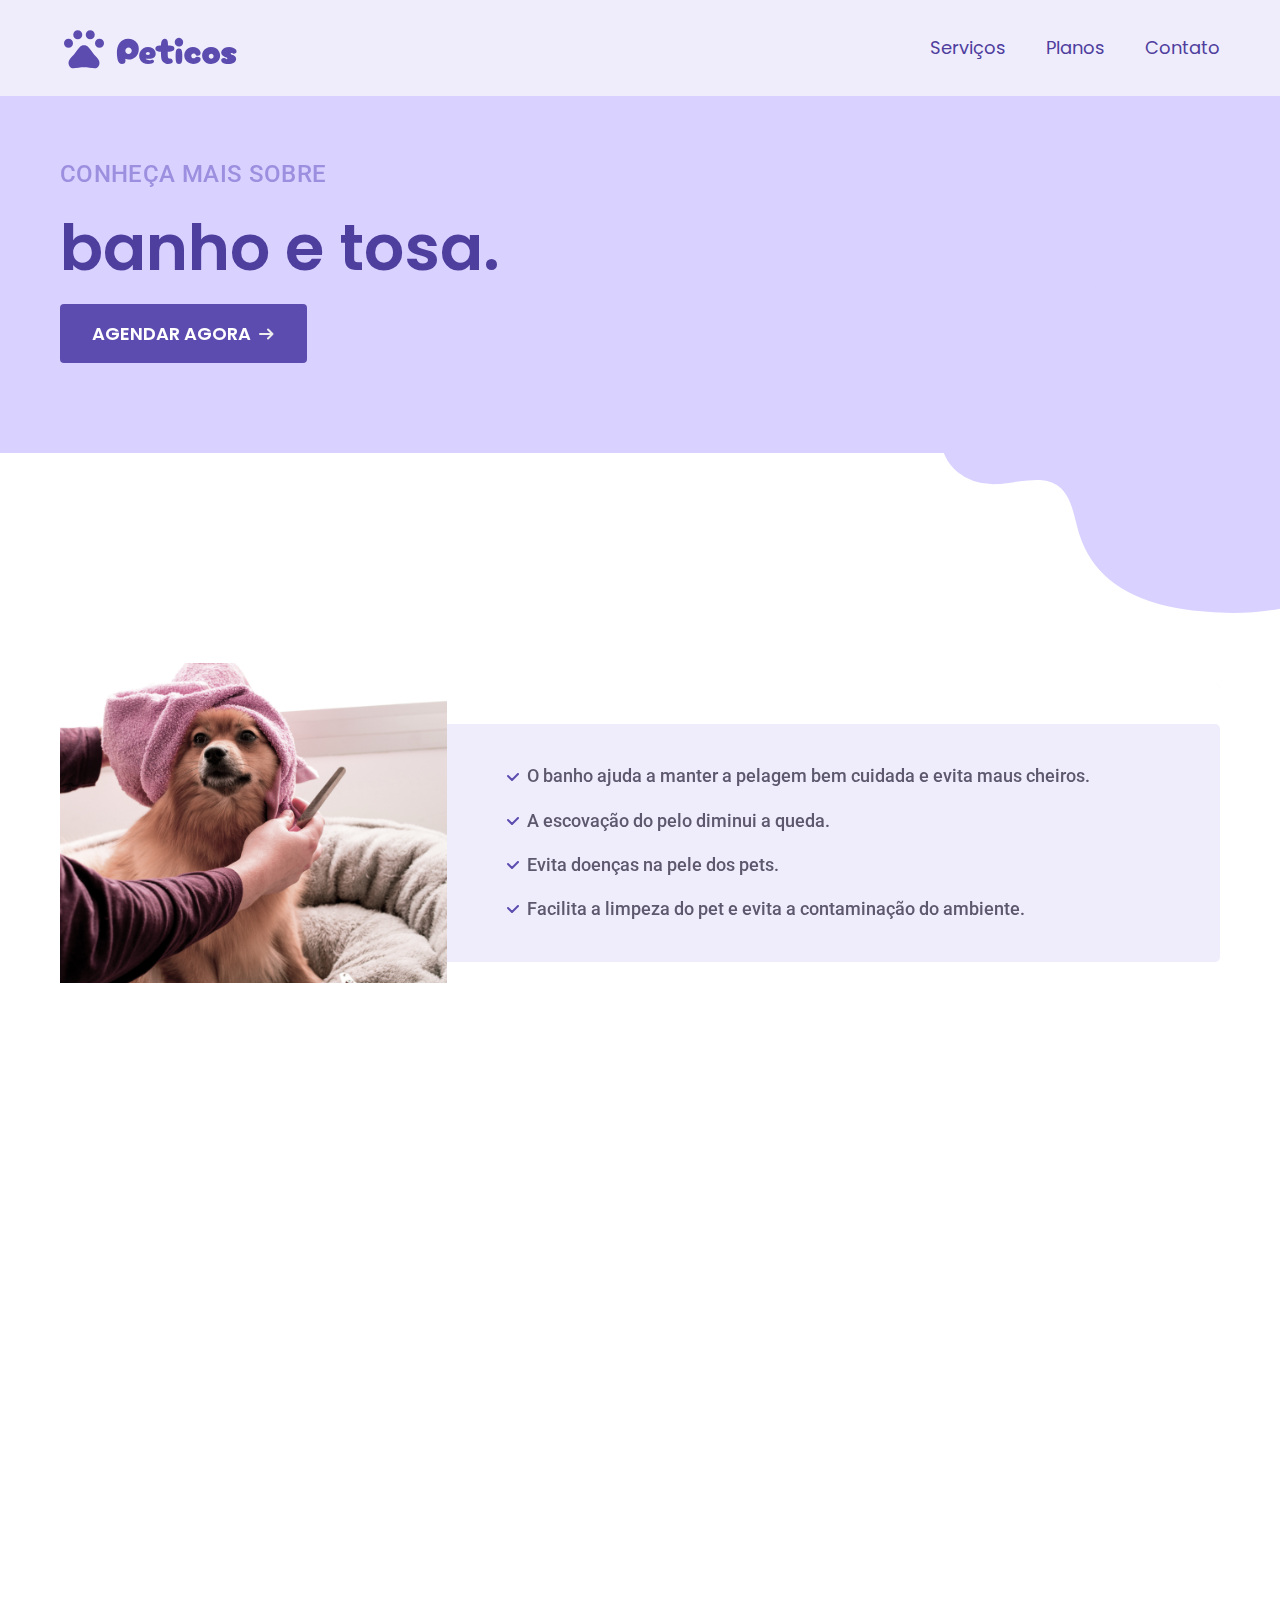
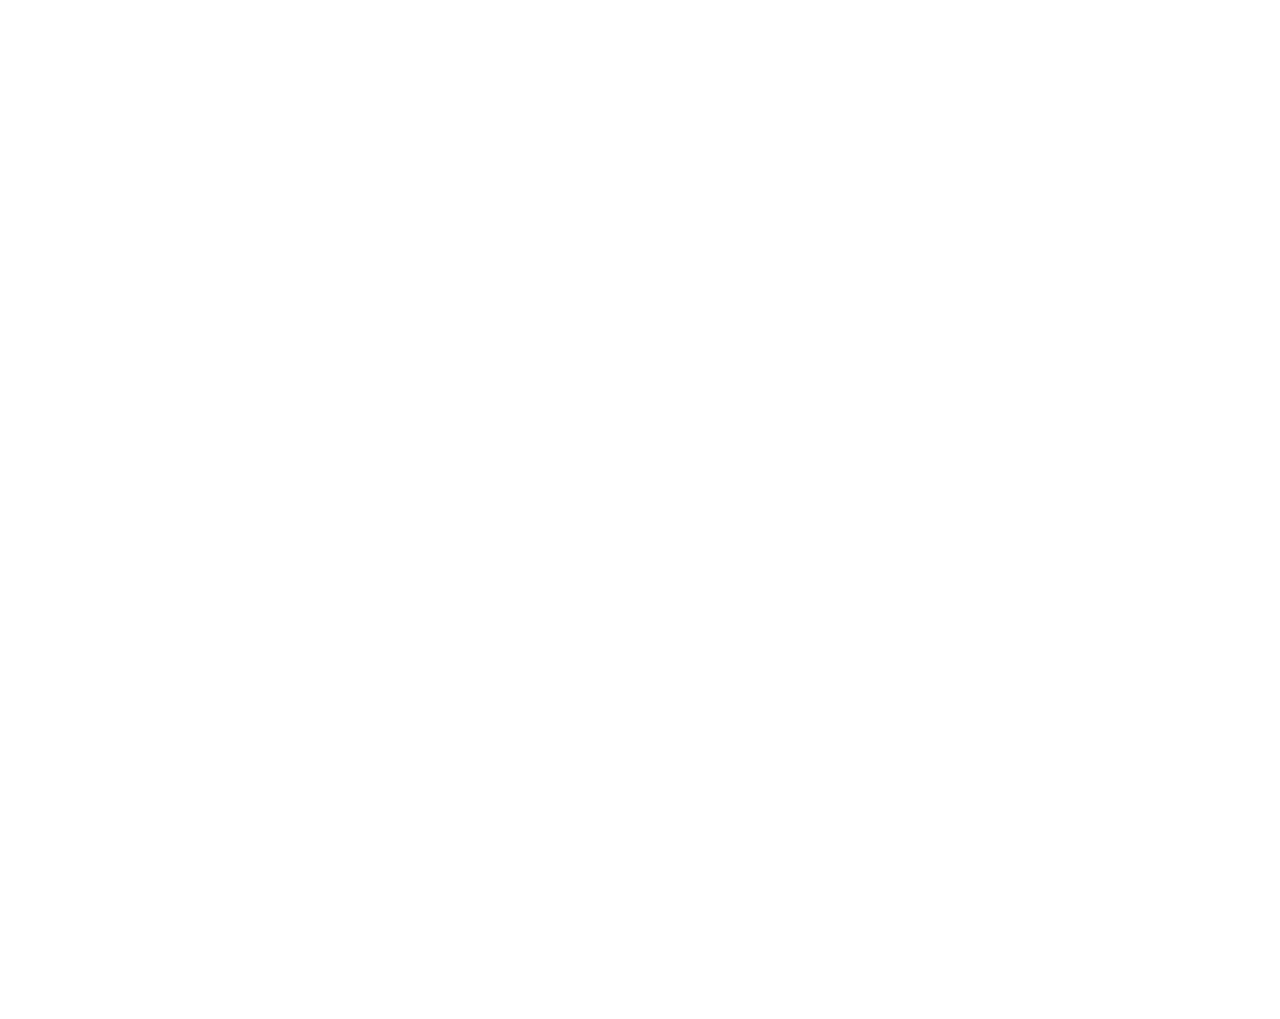
<file: services.html>
<!DOCTYPE html>
<html lang="pt-br">

<head>
  <meta charset="UTF-8">
  <meta name="viewport" content="width=device-width, initial-scale=1.0">
  <title>Peticos | Banho e Tosa</title>
  <link rel="stylesheet" href="./css/style.css">

  <link rel="preconnect" href="https://fonts.googleapis.com">
  <link rel="preconnect" href="https://fonts.gstatic.com" crossorigin>
  <link href="https://fonts.googleapis.com/css2?family=Merriweather:ital,wght@1,900&family=Poppins:wght@400;600&family=Roboto:wght@400;500&display=swap" rel="stylesheet">
  <link rel="icon" href="./img/favicon.svg">
</head>

<body id="services">
  <header>
    <div class="header-bg">
      <div class="header container">
        <a href="./">
          <img src="./img/peticos.svg" alt="Peticos">
        </a>

        <nav aria-label="primaria">
          <ul class="header-menu font-1-m color-s1">
            <li><a href="./services.html">Serviços</a></li>
            <li><a href="./planos.html">Planos</a></li>
            <li><a href="./contact.html">Contato</a></li>
          </ul>
        </nav>
      </div>
    </div>
  </header>

  <main class="js-scroll">
    <div class="title-bg">
      <div class="title container">
        <span class="font-2-l-b color-p3">Conheça mais sobre</span>
        <h1 class="font-1-xxl color-s1">banho e tosa.</h1>
        <a class="btn arrow" href="./contact.html">Agendar Agora</a>
      </div>
    </div>

    <div class="bath container">
      <div class="bath-img">
        <img src="./img/photos/dog-shower.jpg" alt="Cachorro sendo tosado">
      </div>
      <div class="bath-content">
        <p class="font-2-m color-11">O banho ajuda a manter a pelagem bem cuidada e evita maus cheiros.</p>
        <p class="font-2-m color-11">A escovação do pelo diminui a queda.</p>
        <p class="font-2-m color-11">Evita doenças na pele dos pets.</p>
        <p class="font-2-m color-11">Facilita a limpeza do pet e evita a contaminação do ambiente.</p>
      </div>
    </div>
  </main>

  <article class="bath-steps container js-scroll">
    <h1 class="font-1-xxl color-s1">etapas do banho.</h1>
    <ul class="bath-steps-item">
      <li>
        <img src="./img/icons/shower.svg" alt="">
        <p class="font-2-l color-s3">Banho</p>
      </li>
      <li>
        <img src="./img/icons/hair-roller.svg" alt="">
        <p class="font-2-l color-s3">Secagem</p>
      </li>
      <li>
        <img src="./img/icons/hair-brush.svg" alt="">
        <p class="font-2-l color-s3">Escovação</p>
      </li>
      <li>
        <img src="./img/icons/nail-clipper 1.svg" alt="">
        <p class="font-2-l color-s3">Corte de Unhas</p>
      </li>
    </ul>
    <a class="btn arrow" href="contact.html">Agendar Agora</a>
  </article>

  <section class="bath-info container js-scroll">
    <div class="bath-info-img">
      <img src="./img/photos/dog-shower2.jpg" alt="Cachorro tomando banho">
    </div>
    <div class="bath-info-content">
      <h1 class="font-1-xxl color-s1">banho relaxante e confortável.</h1>
      <ul>
        <li>
          <img src="./img/icons/collar.svg" alt="">
          <p class="font-1-m color-11">Guia e coleira desenvolvidas para conforto no banho</p>
        </li>
        <li>
          <img src="./img/icons/shower.svg" alt="">
          <p class="font-1-m color-11">Temperatura adequada da água</p>
        </li>
        <li>
          <img src="./img/icons/dog-house.svg" alt="">
          <p class="font-1-m color-11">Ambiente tranquilo</p>
        </li>
        <li>
          <img src="./img/icons/soap.svg" alt="">
          <p class="font-1-m color-11">Produtos hipoalergênicos</p>
        </li>
        <li>
          <img src="./img/icons/care.svg" alt="">
          <p class="font-1-m color-11">Manipulação gentil</p>
        </li>
      </ul>
    </div>
  </section>

  <footer class="footer-bg js-scroll">
    <div class="footer container">
      <img src="./img/peticos.svg" alt="Peticos">

      <div class="footer-contato">
        <h3 class="font-2-l-b color-s3">Contato</h3>

        <ul class="font-2-m">
          <li><a href="tel:+551199999999">+55 11 9999-9999</a></li>
          <li><a href="mailto:contato@peticos.com.br">contato@peticos.com.br</a></li>
          <li>Rua dos Bichinhos, 22</li>
          <li>Cidade Animal São Paulo - SP</li>
        </ul>
        <div class="footer-social">
          <a href="#">
            <img src="./img/social/instagram.svg" alt="Instagram">
          </a>
          <a href="#">
            <img src="./img/social/facebook.svg" alt="facebook">
          </a>
          <a href="#">
            <img src="./img/social/youtube.svg" alt="youtube">
          </a>
        </div>
      </div>



      <div class="footer-info">
        <h3 class="font-2-l-b color-s3">Páginas</h3>

        <ul class="font-2-m">
          <li><a href="./services.html">Serviços</a></li>
          <li><a href="./planos.html">Planos</a></li>
          <li><a href="./contact.html">Contato</a></li>
          <li><a href="./terms.html">Termos e Condições</a></li>
        </ul>
      </div>

      <div class="footer-copy">
        <span class="footer-copy font-2-m color-s1">Peticos © Alguns direitos reservados.</span>
      </div>
    </div>
  </footer>
</body>
<script src="./js/script.js"></script>
</html>
</file>
<file: css/style.css>
/* Global */
@import url("./global/global.css");
@import url("./global/header.css");
@import url("./global/footer.css");

/* Home */
@import url("./home/intro.css");
@import url("./home/services.css");
@import url("./home/pet.css");
@import url("./home/depoiment.css");

/* Services */
@import url("./services/bath.css");
@import url("./services/bath-steps.css");
@import url("./services/bath-info.css");


/* Planos */
@import url("./planos/planos.css");
@import url("./planos/differential.css");
@import url("./planos/questions.css");

/* Contact */
@import url("./contact/contact.css");
@import url("./contact/store.css");

/* Utilities */
@import url("./utilities/tipo.css");
@import url("./utilities/color.css");
@import url("./utilities/components.css");
@import url("./utilities/form.css");
</file>
